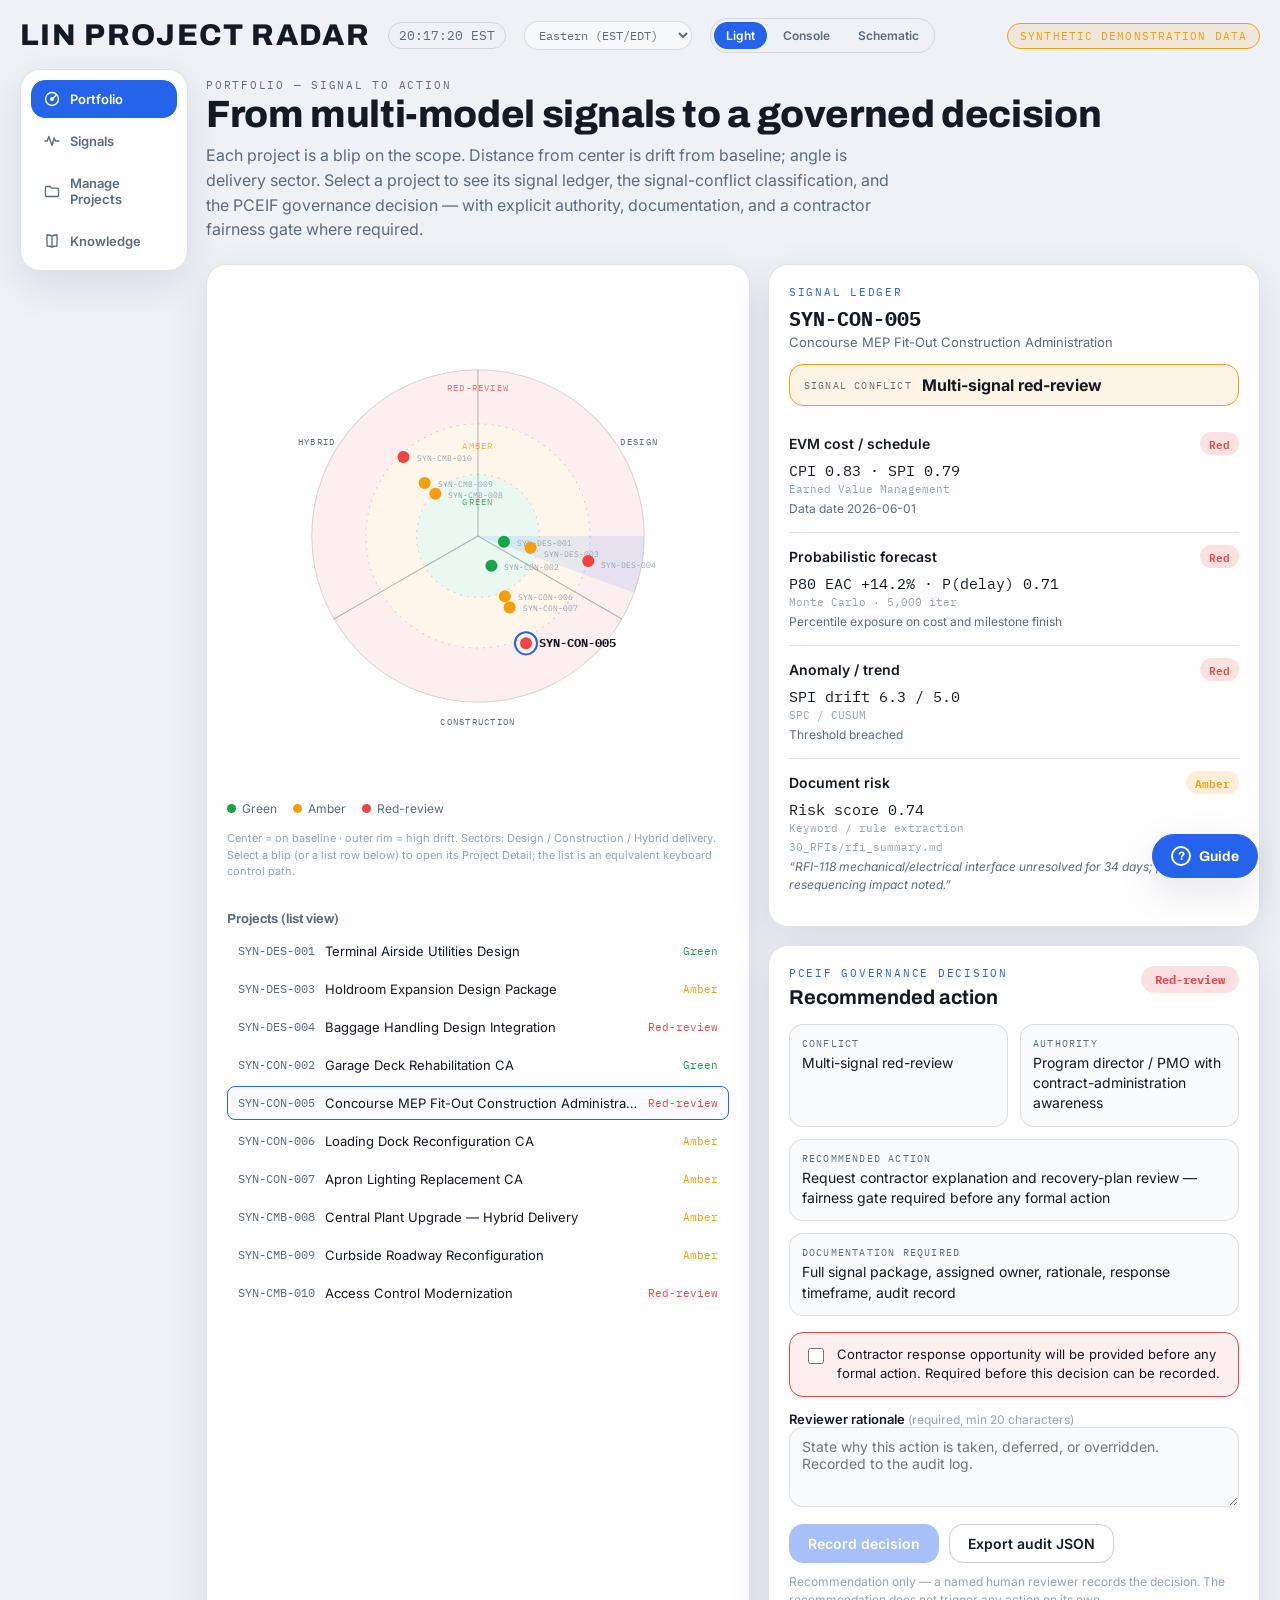
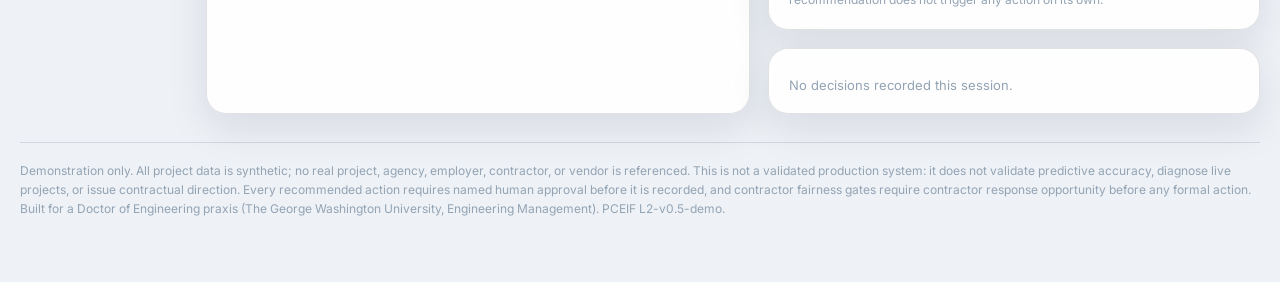
<file: index.html>
<!doctype html>
<html lang="en">
<head>
  <meta charset="utf-8" />
  <meta name="viewport" content="width=device-width, initial-scale=1" />
  <title>Lin Project Radar</title>
  <meta name="description" content="Synthetic demonstration of the PCEIF signal-to-action governance workflow for public AEC capital programs. Doctor of Engineering praxis, GWU." />
  <link rel="preconnect" href="https://fonts.googleapis.com">
  <link rel="preconnect" href="https://fonts.gstatic.com" crossorigin>
  <link href="https://fonts.googleapis.com/css2?family=Archivo:wght@500;700;800&family=Inter:wght@400;500;600&family=IBM+Plex+Mono:wght@400;500;600&display=swap" rel="stylesheet">
  <link rel="stylesheet" href="assets/css/radar.css" />
</head>
<body data-theme="light">
  <div class="app">

    <header class="topbar">
      <div class="wordmark">
        <span class="mark">LIN PROJECT RADAR</span>
      </div>
      <span class="clock" id="tz-clock" aria-label="Current time in selected timezone">--:--:--</span>
      <select id="tz-select" class="tz-select" aria-label="Timezone"></select>
      <div class="theme-switch" role="group" aria-label="Visual theme">
        <button data-set-theme="light" class="active">Light</button>
        <button data-set-theme="console">Console</button>
        <button data-set-theme="schematic">Schematic</button>
      </div>
      <span class="synthetic-badge">SYNTHETIC DEMONSTRATION DATA</span>
    </header>

    <div class="layout">

    <nav class="nav-rail" aria-label="Site pages">
      <button data-nav="portfolio" class="active">
        <svg viewBox="0 0 16 16" aria-hidden="true"><circle cx="8" cy="8" r="6.5" fill="none" stroke="currentColor" stroke-width="1.4"/><circle cx="8" cy="8" r="2" fill="currentColor"/><line x1="8" y1="8" x2="13" y2="3.5" stroke="currentColor" stroke-width="1.2"/></svg>
        <span>Portfolio</span>
      </button>
      <!-- internal key stays "modules"; only the display name is "Signals"
           (same display-name/key pattern as Combined→Hybrid) -->
      <button data-nav="modules">
        <svg viewBox="0 0 16 16" aria-hidden="true"><path d="M1 8h2.2l1.6-4.5L8 12.5 10.2 5l1.3 3H15" fill="none" stroke="currentColor" stroke-width="1.4" stroke-linecap="round" stroke-linejoin="round"/></svg>
        <span>Signals</span>
      </button>
      <button data-nav="manage">
        <svg viewBox="0 0 16 16" aria-hidden="true"><path d="M1.5 4.5a1 1 0 0 1 1-1h3.6l1.4 1.6h6a1 1 0 0 1 1 1v6.4a1 1 0 0 1-1 1h-11a1 1 0 0 1-1-1z" fill="none" stroke="currentColor" stroke-width="1.3"/></svg>
        <span>Manage Projects</span>
      </button>
      <button data-nav="knowledge">
        <svg viewBox="0 0 16 16" aria-hidden="true"><path d="M8 3.2C6.8 2.2 5 2 3 2v11c2 0 3.8.2 5 1.2 1.2-1 3-1.2 5-1.2V2c-2 0-3.8.2-5 1.2zM8 3.2v11" fill="none" stroke="currentColor" stroke-width="1.3"/></svg>
        <span>Knowledge</span>
      </button>
    </nav>

    <main class="content">

    <section class="page" data-page="portfolio">

    <section class="intro">
      <p class="eyebrow">Portfolio — signal to action</p>
      <h1>From multi-model signals to a governed decision</h1>
      <p>Each project is a blip on the scope. Distance from center is drift from baseline; angle is delivery sector. Select a project to see its signal ledger, the signal-conflict classification, and the PCEIF governance decision — with explicit authority, documentation, and a contractor fairness gate where required.</p>
    </section>

    <div class="console">

      <!-- RADAR -->
      <section class="panel radar-panel" aria-label="Project radar scope">
        <div class="radar-wrap">
          <svg id="radar-svg" viewBox="-50 -50 500 500" role="img"
               aria-label="Radar scope. Projects plotted by health and delivery sector. A keyboard-accessible list of the same projects is provided below.">
          </svg>
        </div>
        <div class="radar-legend" aria-hidden="true">
          <span><i class="lg-green"></i> Green</span>
          <span><i class="lg-amber"></i> Amber</span>
          <span><i class="lg-red"></i> Red-review</span>
        </div>
        <p class="radar-note">Center = on baseline · outer rim = high drift. Sectors: Design / Construction / Hybrid delivery. Select a blip (or a list row below) to open its Project Detail; the list is an equivalent keyboard control path.</p>

        <div class="fallback">
          <h3 id="list-heading">Projects (list view)</h3>
          <ul id="project-list" aria-labelledby="list-heading"></ul>
        </div>
      </section>

      <!-- LEDGER + DECISION -->
      <div>
        <section class="panel" id="ledger" aria-label="Signal ledger" aria-live="polite"></section>
        <section class="panel decision-section" id="decision-card" aria-label="PCEIF governance decision"></section>
        <section class="panel log-panel" id="decision-log" aria-label="Decision log"></section>
      </div>

    </div>

    </section><!-- /page portfolio -->

    <section class="page" data-page="detail" hidden>
      <div id="detail-root"></div>
    </section>

    <section class="page" data-page="modules" hidden>
      <section class="intro">
        <p class="eyebrow">Signals</p>
        <h1>The five PCEIF signals, explained</h1>
        <p>Each signal module shows what it measures, the rule that fired on the synthetic portfolio, and an illustrative graph. Module 05 — the ABM governance layer — calls the same decision.js functions that drive the decision card. Open any project from the Portfolio for the same five signals computed on that project alone.</p>
      </section>
      <div id="modules-root"></div>
    </section>

    <section class="page" data-page="manage" hidden>
      <section class="intro">
        <p class="eyebrow">Manage projects</p>
        <h1>Manage your project portfolio</h1>
        <p>Everything here is client-side and synthetic. Document extraction runs visible keyword rules against the selected project and proposes a signal delta; nothing changes until a human approves it. Archive keeps projects recoverable while removing them from the portfolio.</p>
      </section>
      <div id="manage-root"></div>
    </section>

    <section class="page" data-page="knowledge" hidden>
      <section class="intro">
        <p class="eyebrow">Knowledge library</p>
        <h1>Methods, terms, and how to use this demo</h1>
        <p>The curated reference behind the guided assistant — the chatbot answers only from this content, so the two stay consistent.</p>
      </section>
      <div id="knowledge-root"></div>
    </section>

    </main><!-- /content -->
    </div><!-- /layout -->

    <footer class="foot">
      Demonstration only. All project data is synthetic; no real project, agency, employer, contractor, or vendor is referenced.
      This is not a validated production system: it does not validate predictive accuracy, diagnose live projects, or issue contractual direction.
      Every recommended action requires named human approval before it is recorded, and contractor fairness gates require contractor response opportunity before any formal action.
      Built for a Doctor of Engineering praxis (The George Washington University, Engineering Management). PCEIF&nbsp;L2-v0.5-demo.
    </footer>

  </div>

  <script src="assets/js/data.js"></script>
  <script src="assets/js/decision.js"></script>
  <script src="assets/js/tz.js"></script>
  <script src="assets/js/knowledge.js"></script>
  <script src="assets/js/modules.js"></script>
  <script src="assets/js/ingest.js"></script>
  <script src="assets/js/deepdive.js"></script>
  <script src="assets/js/detail.js"></script>
  <script src="assets/js/assistant.js"></script>
  <script src="assets/js/app.js"></script>
</body>
</html>
</file>
<file: assets/css/radar.css>
/* ============================================================
   Lin Project Radar — radar.css
   Three themes: light (default) / console / schematic
   ============================================================ */

:root {
  --font-display: "Archivo", system-ui, sans-serif;
  --font-body: "Inter", system-ui, sans-serif;
  --font-mono: "IBM Plex Mono", ui-monospace, monospace;

  --radius-sm: 8px;
  --radius-md: 14px;
  --radius-lg: 20px;

  /* ----- LIGHT (default) ----- */
  --page-bg: #eef2f7;
  --surface: rgba(255,255,255,.92);
  --surface-soft: rgba(248,250,252,.85);
  --line: rgba(15,23,42,.12);
  --line-strong: rgba(15,23,42,.22);
  --text: #141a23;
  --muted: #5b6b7c;
  --faint: #93a3b3;
  --phosphor: #2563eb;
  --radar-amber: #f59e0b;
  --alarm-red: #ef4444;
  --clear-green: #16a34a;
  --eyebrow: #2563eb;

  --zone-green: rgba(22,163,74,.08);
  --zone-amber: rgba(245,158,11,.08);
  --zone-red: rgba(239,68,68,.08);
  --zone-crit: rgba(239,68,68,.14);
  --ring-line: rgba(15,23,42,.16);
  --sweep-fill: rgba(37,99,235,.10);

  --grid-opacity: 0;
  --glass-blur: blur(14px);
  --shadow: 0 14px 40px rgba(15,23,42,.10);
}

body[data-theme="console"] {
  --page-bg: #03101f;
  --surface: rgba(8,22,42,.72);
  --surface-soft: rgba(4,16,32,.55);
  --line: rgba(96,210,232,.30);
  --line-strong: rgba(160,235,250,.50);
  --text: #eef9fd;
  --muted: #9bc1d2;
  --faint: rgba(190,225,238,.6);
  --phosphor: #35d6e8;
  --radar-amber: #ffaa3d;
  --alarm-red: #ff5d52;
  --clear-green: #3fd68f;
  --eyebrow: #ffaa3d;

  --zone-green: rgba(63,214,143,.07);
  --zone-amber: rgba(255,170,61,.07);
  --zone-red: rgba(255,93,82,.08);
  --zone-crit: rgba(255,93,82,.16);
  --ring-line: rgba(120,215,235,.22);
  --sweep-fill: rgba(53,214,232,.12);

  --grid-opacity: .4;
  --glass-blur: blur(16px) saturate(160%);
  --shadow: 0 18px 54px rgba(0,0,0,.45), 0 0 36px rgba(53,214,232,.08);
}

body[data-theme="schematic"] {
  --page-bg: #121315;
  --surface: rgba(27,28,31,.78);
  --surface-soft: rgba(18,19,21,.6);
  --line: rgba(160,164,170,.34);
  --line-strong: rgba(225,228,232,.32);
  --text: #f0f1f2;
  --muted: #a2a7ae;
  --faint: #72777f;
  --phosphor: #8ab4ff;
  --radar-amber: #facc15;
  --alarm-red: #f87171;
  --clear-green: #4ade80;
  --eyebrow: #facc15;

  --zone-green: rgba(74,222,128,.06);
  --zone-amber: rgba(250,204,21,.06);
  --zone-red: rgba(248,113,113,.07);
  --zone-crit: rgba(248,113,113,.14);
  --ring-line: rgba(180,184,190,.24);
  --sweep-fill: rgba(250,204,21,.08);

  --grid-opacity: .6;
  --glass-blur: blur(14px) saturate(125%);
  --shadow: 0 20px 58px rgba(0,0,0,.5);
}

* { box-sizing: border-box; }
html { scroll-behavior: smooth; }

body {
  margin: 0;
  min-height: 100vh;
  font-family: var(--font-body);
  color: var(--text);
  background: var(--page-bg);
  transition: background .35s ease, color .35s ease;
}

/* blueprint grid (dark themes only via opacity var) */
body::before {
  content: "";
  position: fixed;
  inset: 0;
  pointer-events: none;
  z-index: 0;
  background:
    linear-gradient(rgba(160,220,245,.06) 1px, transparent 1px),
    linear-gradient(90deg, rgba(160,220,245,.06) 1px, transparent 1px);
  background-size: 44px 44px;
  opacity: var(--grid-opacity);
  transition: opacity .35s ease;
}

.app { position: relative; z-index: 1; max-width: 1320px; margin: 0 auto; padding: 0 20px 64px; }

/* ---------- top bar ---------- */
.topbar {
  display: flex; align-items: center; gap: 18px;
  padding: 18px 0 16px;
  flex-wrap: wrap;
}
.wordmark { display: flex; flex-direction: column; gap: 2px; }
.wordmark .mark {
  font-family: var(--font-display); font-weight: 800;
  font-size: clamp(22px, 2.6vw, 30px);
  letter-spacing: .045em; color: var(--text); line-height: 1.1;
}
.wordmark .sub { font-size: 11px; color: var(--muted); letter-spacing: .14em; text-transform: uppercase; }

.clock {
  font-family: var(--font-mono); font-size: 13px; color: var(--muted);
  padding: 4px 10px; border: 1px solid var(--line); border-radius: 999px;
}

.synthetic-badge {
  margin-left: auto;
  font-family: var(--font-mono); font-size: 11px; letter-spacing: .1em;
  color: var(--radar-amber);
  border: 1px solid var(--radar-amber);
  padding: 5px 12px; border-radius: 999px;
  background: color-mix(in srgb, var(--radar-amber) 12%, transparent);
}

.theme-switch { display: flex; gap: 4px; border: 1px solid var(--line); border-radius: 999px; padding: 3px; }
.theme-switch button {
  font-family: var(--font-body); font-size: 12px; font-weight: 600;
  background: transparent; color: var(--muted); border: 0;
  padding: 6px 12px; border-radius: 999px; cursor: pointer;
  transition: background .2s, color .2s;
}
.theme-switch button:hover { color: var(--text); }
.theme-switch button.active { background: var(--phosphor); color: #fff; }
body[data-theme="light"] .theme-switch button.active { color: #fff; }
body[data-theme="schematic"] .theme-switch button.active { color: #10131a; }

/* ---------- page intro ---------- */
.intro { margin: 8px 0 22px; }
.eyebrow {
  font-family: var(--font-mono); font-size: 11px; letter-spacing: .16em;
  text-transform: uppercase; color: var(--eyebrow); margin: 0 0 6px;
}
.intro h1 { font-family: var(--font-display); font-weight: 800; font-size: clamp(24px,3.4vw,38px); margin: 0 0 8px; letter-spacing: -.01em; }
.intro p { color: var(--muted); max-width: 70ch; margin: 0; line-height: 1.55; }

/* ---------- layout ---------- */
.console { display: grid; grid-template-columns: 1.05fr .95fr; gap: 18px; }
@media (max-width: 940px) { .console { grid-template-columns: 1fr; } }

.panel {
  background: var(--surface);
  border: 1px solid var(--line);
  border-radius: var(--radius-lg);
  backdrop-filter: var(--glass-blur);
  -webkit-backdrop-filter: var(--glass-blur);
  box-shadow: var(--shadow);
  padding: 20px;
}

/* ---------- radar ---------- */
.radar-panel { display: flex; flex-direction: column; gap: 14px; }
.radar-wrap { position: relative; width: 100%; aspect-ratio: 1 / 1; }
#radar-svg { width: 100%; height: 100%; display: block; }

.sector-label {
  font-family: var(--font-mono); font-size: 9px; letter-spacing: .14em;
  fill: var(--muted);
}
.blip { cursor: pointer; }
.blip:focus-visible { outline: none; }
.blip:focus-visible .blip-ring { opacity: 1 !important; }
/* unselected labels: small + low contrast so the scope reads cleanly */
.blip-label {
  font-family: var(--font-mono); font-size: 8px; fill: var(--faint);
  transition: font-size .12s ease;
}
/* hover/focus/selected: enlarge + full contrast (element is re-appended
   to the SVG end in JS so it paints above its neighbors — no clipping) */
.blip.hot .blip-label,
.blip.selected .blip-label { font-size: 11.5px; fill: var(--text); font-weight: 700; }
.blip-leader { stroke: var(--ring-line); stroke-width: 1; }
.blip.hot .blip-leader,
.blip.selected .blip-leader { stroke: var(--phosphor); }
.blip-dot { transition: r .15s ease; }
.blip:hover .blip-dot { r: 8; }

@keyframes sweepspin { to { transform: rotate(360deg); } }
.sweep { transform-origin: 200px 200px; animation: sweepspin 6s linear infinite; }

.radar-legend { display: flex; gap: 16px; flex-wrap: wrap; font-size: 12px; color: var(--muted); }
.radar-legend span { display: inline-flex; align-items: center; gap: 6px; }
.radar-legend i { width: 9px; height: 9px; border-radius: 50%; }
.lg-green { background: var(--clear-green); }
.lg-amber { background: var(--radar-amber); }
.lg-red { background: var(--alarm-red); }
.radar-note { font-size: 11px; color: var(--faint); margin: 0; line-height: 1.5; }

/* fallback list */
.fallback h3 { font-family: var(--font-display); font-size: 13px; margin: 18px 0 8px; color: var(--muted); font-weight: 700; }
#project-list { list-style: none; margin: 0; padding: 0; display: flex; flex-direction: column; gap: 4px; }
.list-item {
  width: 100%; text-align: left; display: grid;
  grid-template-columns: auto 1fr auto; gap: 10px; align-items: center;
  background: transparent; border: 1px solid transparent; border-radius: var(--radius-sm);
  padding: 8px 10px; cursor: pointer; color: var(--text); font-family: var(--font-body);
}
.list-item:hover { border-color: var(--line); background: var(--surface-soft); }
.list-item.active { border-color: var(--phosphor); background: var(--surface-soft); }
.li-code { font-family: var(--font-mono); font-size: 12px; color: var(--muted); }
.li-name { font-size: 13px; overflow: hidden; text-overflow: ellipsis; white-space: nowrap; }
.li-state { font-family: var(--font-mono); font-size: 11px; }
.state-green { color: var(--clear-green); }
.state-amber { color: var(--radar-amber); }
.state-red { color: var(--alarm-red); }

/* ---------- ledger ---------- */
.ledger-head h2 { font-family: var(--font-mono); font-size: 20px; margin: 2px 0 2px; }
.ledger-sub { color: var(--muted); font-size: 13px; margin: 0; }

.conflict-banner {
  display: flex; align-items: center; gap: 10px; flex-wrap: wrap;
  margin: 14px 0; padding: 10px 14px; border-radius: var(--radius-md);
  border: 1px solid var(--line);
}
.conflict-banner.conflict-alert { border-color: var(--radar-amber); background: color-mix(in srgb, var(--radar-amber) 10%, transparent); }
.conflict-banner.conflict-calm { border-color: var(--clear-green); background: color-mix(in srgb, var(--clear-green) 8%, transparent); }
.conflict-label { font-family: var(--font-mono); font-size: 10px; letter-spacing: .12em; text-transform: uppercase; color: var(--muted); }
.conflict-value { font-weight: 700; }

.signal-rows { display: flex; flex-direction: column; gap: 2px; }
.signal-row { padding: 12px 0; border-top: 1px solid var(--line); }
.signal-row:first-child { border-top: 0; }
.sig-top { display: flex; align-items: center; justify-content: space-between; gap: 10px; }
.sig-name { font-weight: 600; font-size: 14px; }
.sig-metric { font-family: var(--font-mono); font-size: 15px; margin: 6px 0 2px; }
.sig-meta { display: flex; gap: 8px; }
.sig-method { font-size: 11px; color: var(--faint); font-family: var(--font-mono); }
.sig-detail { font-size: 12px; color: var(--muted); margin-top: 4px; line-height: 1.5; }
.sig-detail .src { display: block; font-family: var(--font-mono); font-size: 11px; color: var(--faint); }
.sig-detail .excerpt { display: block; font-style: italic; margin-top: 2px; }

.pill { font-family: var(--font-mono); font-size: 11px; padding: 2px 9px; border-radius: 999px; font-weight: 600; }
.pill-green { color: var(--clear-green); background: color-mix(in srgb, var(--clear-green) 14%, transparent); }
.pill-amber { color: var(--radar-amber); background: color-mix(in srgb, var(--radar-amber) 16%, transparent); }
.pill-red { color: var(--alarm-red); background: color-mix(in srgb, var(--alarm-red) 16%, transparent); }

/* ---------- decision card ---------- */
.decision-section { margin-top: 18px; }
.dc-head { display: flex; align-items: flex-start; justify-content: space-between; gap: 14px; }
.dc-head h2 { font-family: var(--font-display); font-size: 20px; margin: 2px 0 0; }
.state-badge { font-family: var(--font-mono); font-size: 12px; font-weight: 700; padding: 6px 14px; border-radius: 999px; }
.state-badge.state-green { color: var(--clear-green); background: color-mix(in srgb, var(--clear-green) 14%, transparent); }
.state-badge.state-amber { color: var(--radar-amber); background: color-mix(in srgb, var(--radar-amber) 16%, transparent); }
.state-badge.state-red { color: var(--alarm-red); background: color-mix(in srgb, var(--alarm-red) 16%, transparent); }

.dc-grid { display: grid; grid-template-columns: 1fr 1fr; gap: 12px; margin: 16px 0; }
.dc-field { display: flex; flex-direction: column; gap: 3px; padding: 12px; border: 1px solid var(--line); border-radius: var(--radius-md); background: var(--surface-soft); }
.dc-field.dc-wide { grid-column: 1 / -1; }
.dc-label { font-family: var(--font-mono); font-size: 10px; letter-spacing: .12em; text-transform: uppercase; color: var(--muted); }
.dc-value { font-size: 14px; line-height: 1.45; }

.fairness-gate {
  display: flex; gap: 10px; align-items: flex-start;
  padding: 12px 14px; margin-bottom: 14px;
  border: 1px solid var(--alarm-red); border-radius: var(--radius-md);
  background: color-mix(in srgb, var(--alarm-red) 8%, transparent);
  font-size: 13px; line-height: 1.5;
}
.fairness-gate input { margin-top: 3px; width: 16px; height: 16px; flex: 0 0 auto; accent-color: var(--alarm-red); }

.rationale-label { display: block; font-size: 13px; font-weight: 600; margin-bottom: 6px; }
.rationale-label .req { font-weight: 400; color: var(--faint); font-size: 12px; }
.rationale {
  width: 100%; min-height: 80px; resize: vertical;
  font-family: var(--font-body); font-size: 14px; color: var(--text);
  background: var(--surface-soft); border: 1px solid var(--line);
  border-radius: var(--radius-md); padding: 10px 12px;
}
.rationale:focus-visible { outline: 2px solid var(--phosphor); outline-offset: 1px; }

.dc-actions { display: flex; gap: 10px; margin: 14px 0 10px; flex-wrap: wrap; }
.btn {
  font-family: var(--font-body); font-size: 14px; font-weight: 600;
  padding: 10px 18px; border-radius: var(--radius-md);
  border: 1px solid var(--line-strong); background: transparent; color: var(--text);
  cursor: pointer; transition: background .2s, opacity .2s;
}
.btn:hover { background: var(--surface-soft); }
.btn.primary { background: var(--phosphor); color: #fff; border-color: var(--phosphor); }
body[data-theme="schematic"] .btn.primary { color: #10131a; }
.btn.primary:hover { opacity: .9; background: var(--phosphor); }
.btn:disabled { opacity: .4; cursor: not-allowed; }
.btn:focus-visible { outline: 2px solid var(--phosphor); outline-offset: 2px; }

.dc-note { font-size: 12px; color: var(--faint); line-height: 1.5; margin: 0; }

/* ---------- decision log ---------- */
.log-panel { margin-top: 18px; }
.log-empty { color: var(--faint); font-size: 13px; margin: 8px 0 0; }
.log-entry { padding: 12px 0; border-top: 1px solid var(--line); }
.log-entry:first-of-type { border-top: 0; }
.log-top { display: flex; justify-content: space-between; align-items: center; }
.log-proj { font-family: var(--font-mono); font-size: 13px; }
.log-state { font-family: var(--font-mono); font-size: 11px; }
.log-action { font-size: 13px; margin: 4px 0; }
.log-rationale { font-size: 13px; font-style: italic; color: var(--muted); }
.log-time { font-family: var(--font-mono); font-size: 11px; color: var(--faint); margin-top: 4px; }

/* ---------- footer ---------- */
.foot { margin-top: 28px; padding-top: 18px; border-top: 1px solid var(--line); font-size: 12px; color: var(--faint); line-height: 1.6; }

/* ---------- reduced motion ---------- */
@media (prefers-reduced-motion: reduce) {
  .sweep { animation: none; display: none; }
  .blip-dot { transition: none; }
  .blip-label { transition: none; }
  * { scroll-behavior: auto; }
}

/* ============================================================
   Feature additions: page nav, tz select, modules, ingest,
   knowledge library, floating scripted assistant.
   All colors via theme tokens — works in all three themes.
   ============================================================ */

/* ---------- left navigation rail ---------- */
.layout { display: grid; grid-template-columns: 168px 1fr; gap: 18px; align-items: start; }
.content { min-width: 0; }

.nav-rail {
  position: sticky; top: 14px;
  display: flex; flex-direction: column; gap: 4px;
  background: var(--surface); border: 1px solid var(--line);
  border-radius: var(--radius-lg); box-shadow: var(--shadow);
  backdrop-filter: var(--glass-blur); -webkit-backdrop-filter: var(--glass-blur);
  padding: 10px;
}
.nav-rail button {
  display: flex; align-items: center; gap: 10px;
  font-family: var(--font-body); font-size: 13px; font-weight: 600;
  background: transparent; color: var(--muted);
  border: 1px solid transparent; border-radius: var(--radius-md);
  padding: 10px 12px; cursor: pointer; text-align: left;
  transition: background .2s, color .2s;
}
.nav-rail button svg { width: 16px; height: 16px; flex: 0 0 auto; }
.nav-rail button:hover { color: var(--text); background: var(--surface-soft); }
.nav-rail button.active { background: var(--phosphor); border-color: var(--phosphor); color: #fff; }
body[data-theme="schematic"] .nav-rail button.active { color: #10131a; }
.nav-rail button:focus-visible { outline: 2px solid var(--phosphor); outline-offset: 2px; }

/* narrow screens: rail becomes a horizontal strip above the content */
@media (max-width: 760px) {
  .layout { grid-template-columns: 1fr; }
  .nav-rail { position: static; flex-direction: row; flex-wrap: wrap; padding: 8px; }
  .nav-rail button { padding: 8px 12px; }
  .nav-rail button span { font-size: 12px; }
}
@media (max-width: 420px) {
  .nav-rail button span { display: none; }   /* icons only at ~360px */
  .nav-rail button { padding: 9px 11px; }
}

/* ---------- project detail (drill-down) ---------- */
.detail-head { display: flex; align-items: flex-start; gap: 16px; flex-wrap: wrap; margin: 8px 0 18px; }
.detail-back { flex: 0 0 auto; }
.detail-id h1 { font-family: var(--font-display); font-weight: 800; font-size: clamp(20px,2.6vw,30px); margin: 0 0 6px; letter-spacing: -.01em; }
.detail-id h1 .mod-mono { color: var(--eyebrow); font-weight: 600; font-size: .8em; }
.detail-meta { font-size: 13px; color: var(--muted); margin: 0; }
.detail-grid { display: grid; grid-template-columns: 1fr 1fr; gap: 18px; align-items: start; margin-bottom: 18px; }
@media (max-width: 940px) { .detail-grid { grid-template-columns: 1fr; } }
.detail-mods-h { font-family: var(--font-display); font-size: 17px; margin: 4px 0 12px; }

/* ---------- manage projects rows ---------- */
.pr-actions { display: flex; gap: 6px; flex-wrap: wrap; justify-content: flex-end; }

/* ---------- projects page (archive) ---------- */
.pr-row {
  display: grid; grid-template-columns: auto 1fr auto auto; gap: 12px;
  align-items: center; padding: 10px 4px; border-bottom: 1px solid var(--line);
}
.pr-row:last-child { border-bottom: 0; }
.pr-code { font-family: var(--font-mono); font-size: 12.5px; color: var(--muted); }
.pr-name { font-size: 13.5px; overflow: hidden; text-overflow: ellipsis; white-space: nowrap; }
.pr-empty { color: var(--faint); font-size: 13px; margin: 8px 0 0; }
.btn.small { font-size: 12px; padding: 6px 13px; }

/* ---------- timezone select ---------- */
.tz-select {
  font-family: var(--font-mono); font-size: 12px; color: var(--muted);
  background: var(--surface-soft); border: 1px solid var(--line);
  border-radius: 999px; padding: 5px 10px; cursor: pointer;
}
.tz-select:focus-visible { outline: 2px solid var(--phosphor); outline-offset: 1px; }

/* ---------- modules page ---------- */
.mod-banner {
  font-size: 13px; color: var(--muted); line-height: 1.5;
  border: 1px dashed var(--line-strong); border-radius: var(--radius-md);
  padding: 10px 14px; margin: 0 0 16px;
}
.mod-card { margin-bottom: 18px; }
.mod-head { display: flex; align-items: baseline; gap: 12px; flex-wrap: wrap; }
.mod-num { font-family: var(--font-mono); font-size: 11px; letter-spacing: .16em; color: var(--eyebrow); }
.mod-head h2 { font-family: var(--font-display); font-size: 19px; margin: 0; }
.mod-method { font-family: var(--font-mono); font-size: 11px; color: var(--faint); margin: 4px 0 8px; }
.mod-explain { font-size: 14px; color: var(--text); line-height: 1.55; max-width: 80ch; margin: 0 0 8px; }
.mod-rule {
  font-size: 12.5px; color: var(--muted); line-height: 1.5;
  border-left: 3px solid var(--phosphor); padding-left: 10px; margin: 0 0 14px;
}
.mod-chart { width: 100%; max-width: 560px; height: auto; display: block; margin: 4px 0 10px; }
.mod-chart-label { font-family: var(--font-mono); font-size: 10.5px; letter-spacing: .08em; text-transform: uppercase; color: var(--faint); margin: 12px 0 4px; }
.mod-axis { font-family: var(--font-mono); font-size: 9px; fill: var(--muted); }
.mod-mono { font-family: var(--font-mono); font-size: 12px; }
.mod-table { width: 100%; border-collapse: collapse; margin-top: 10px; font-size: 13px; }
.mod-table th { text-align: left; font-family: var(--font-mono); font-size: 10px; letter-spacing: .1em; text-transform: uppercase; color: var(--muted); padding: 6px 8px; border-bottom: 1px solid var(--line-strong); }
.mod-table td { padding: 7px 8px; border-bottom: 1px solid var(--line); }

/* ---------- knowledge page ---------- */
.kn-grid { display: grid; grid-template-columns: 1fr 1fr; gap: 18px; align-items: start; }
@media (max-width: 940px) { .kn-grid { grid-template-columns: 1fr; } }
.kn-h { font-family: var(--font-display); font-size: 19px; margin: 2px 0 6px; }
.kn-sub { font-size: 13px; color: var(--muted); line-height: 1.5; margin: 0 0 12px; }
.kn-chiprow { display: flex; flex-wrap: wrap; gap: 6px; margin-bottom: 14px; }
.kn-chip {
  font-family: var(--font-mono); font-size: 11.5px;
  background: var(--surface-soft); color: var(--text);
  border: 1px solid var(--line); border-radius: 999px;
  padding: 5px 11px; cursor: pointer; transition: border-color .2s;
}
.kn-chip:hover { border-color: var(--phosphor); }
.kn-chip.active { border-color: var(--phosphor); background: color-mix(in srgb, var(--phosphor) 12%, transparent); }
.kn-chip:focus-visible { outline: 2px solid var(--phosphor); outline-offset: 1px; }
.kn-def { border: 1px solid var(--line); border-radius: var(--radius-md); background: var(--surface-soft); padding: 14px 16px; min-height: 90px; }
.kn-defterm { font-family: var(--font-display); font-size: 15px; margin: 0 0 6px; }
.kn-defbody { font-size: 13.5px; line-height: 1.55; margin: 0 0 6px; }
.kn-defformula { font-family: var(--font-mono); font-size: 12px; color: var(--eyebrow); margin: 0; }
.kn-topic { border-bottom: 1px solid var(--line); padding: 8px 0; }
.kn-topic summary { cursor: pointer; font-weight: 600; font-size: 14px; padding: 4px 0; }
.kn-topic summary:focus-visible { outline: 2px solid var(--phosphor); outline-offset: 2px; }
.kn-topic p { font-size: 13.5px; color: var(--muted); line-height: 1.55; margin: 6px 0 4px; }

/* ---------- ingest page ---------- */
.ig-input, .ig-textarea {
  width: 100%; font-family: var(--font-body); font-size: 14px; color: var(--text);
  background: var(--surface-soft); border: 1px solid var(--line);
  border-radius: var(--radius-md); padding: 9px 12px; margin-bottom: 12px;
}
.ig-textarea { min-height: 110px; resize: vertical; }
.ig-input:focus-visible, .ig-textarea:focus-visible { outline: 2px solid var(--phosphor); outline-offset: 1px; }
.ig-file { font-size: 12px; color: var(--muted); margin-bottom: 12px; }
.ig-fired { margin: 8px 0; padding-left: 18px; font-size: 13px; line-height: 1.6; color: var(--muted); }
.ig-delta { font-size: 13px; padding: 10px 12px; border: 1px solid var(--line-strong); border-radius: var(--radius-md); background: var(--surface-soft); margin: 10px 0; }
.ig-excerpt { font-size: 13px; font-style: italic; color: var(--muted); }
.ig-log-entry { font-size: 12.5px; color: var(--muted); padding: 7px 0; border-bottom: 1px solid var(--line); line-height: 1.5; }
#ingest-result { margin-top: 8px; }

/* ---------- floating scripted assistant ---------- */
.la-launcher {
  position: fixed; right: 22px; bottom: 22px; z-index: 90;
  display: flex; align-items: center; gap: 8px;
  background: var(--phosphor); color: #fff;
  border: 1px solid var(--phosphor); border-radius: 999px;
  font-family: var(--font-display); font-weight: 700; font-size: 14px;
  padding: 11px 18px; cursor: pointer; box-shadow: var(--shadow);
}
body[data-theme="schematic"] .la-launcher { color: #10131a; }
.la-launcher span[aria-hidden] {
  display: inline-flex; width: 20px; height: 20px; align-items: center; justify-content: center;
  border: 2px solid currentColor; border-radius: 50%; font-size: 12px;
}
.la-launcher:focus-visible { outline: 2px solid var(--text); outline-offset: 2px; }

.la-panel[hidden] { display: none !important; }
.la-panel {
  position: fixed; right: 22px; bottom: 78px; z-index: 91;
  width: min(360px, calc(100vw - 36px));
  background: var(--surface); border: 1px solid var(--line-strong);
  border-radius: var(--radius-lg); box-shadow: var(--shadow);
  backdrop-filter: var(--glass-blur); -webkit-backdrop-filter: var(--glass-blur);
  display: flex; flex-direction: column; overflow: hidden;
}
.la-head { display: flex; justify-content: space-between; align-items: flex-start; padding: 14px 16px 10px; border-bottom: 1px solid var(--line); }
.la-head strong { font-family: var(--font-display); font-size: 15px; display: block; }
.la-tag { font-family: var(--font-mono); font-size: 10px; letter-spacing: .08em; text-transform: uppercase; color: var(--radar-amber); }
.la-close { background: transparent; border: 0; color: var(--muted); font-size: 22px; line-height: 1; cursor: pointer; padding: 0 4px; }
.la-close:hover { color: var(--text); }
.la-close:focus-visible { outline: 2px solid var(--phosphor); }
.la-msgs { max-height: 300px; overflow-y: auto; padding: 12px 16px; display: flex; flex-direction: column; gap: 10px; }
.la-msg p { margin: 0; font-size: 13px; line-height: 1.5; }
.la-bot p { background: var(--surface-soft); border: 1px solid var(--line); border-radius: var(--radius-md); padding: 9px 12px; color: var(--text); }
.la-user { align-self: flex-end; max-width: 85%; }
.la-user p { background: color-mix(in srgb, var(--phosphor) 14%, transparent); border: 1px solid var(--phosphor); border-radius: var(--radius-md); padding: 8px 12px; }
.la-suggest { display: flex; flex-wrap: wrap; gap: 6px; padding: 4px 16px 10px; }
.la-chip {
  font-size: 11.5px; background: transparent; color: var(--muted);
  border: 1px solid var(--line); border-radius: 999px; padding: 4px 10px; cursor: pointer;
}
.la-chip:hover { color: var(--text); border-color: var(--phosphor); }
.la-form { display: flex; gap: 8px; padding: 10px 16px 14px; border-top: 1px solid var(--line); }
.la-form input {
  flex: 1; font-family: var(--font-body); font-size: 13px; color: var(--text);
  background: var(--surface-soft); border: 1px solid var(--line);
  border-radius: 999px; padding: 8px 14px;
}
.la-form input:focus-visible { outline: 2px solid var(--phosphor); outline-offset: 1px; }
.la-send { padding: 8px 16px; border-radius: 999px; }

/* ---------- radar zone labels ---------- */
.zone-label {
  font-family: var(--font-mono); font-size: 8.5px; letter-spacing: .14em;
  opacity: .75;
}

/* ---------- project detail deep dive (HUD-depth, theme-token styled) ---------- */
.dd-panel { margin-bottom: 18px; }
.dd-panel.status-green { border-color: color-mix(in srgb, var(--clear-green) 45%, transparent); }
.dd-panel.status-amber { border-color: color-mix(in srgb, var(--radar-amber) 50%, transparent); }
.dd-panel.status-red   { border-color: color-mix(in srgb, var(--alarm-red) 55%, transparent); }

.dd-head { display: flex; align-items: center; justify-content: space-between; gap: 12px; flex-wrap: wrap; margin-bottom: 10px; }
.dd-head b { font-family: var(--font-mono); font-size: 13px; letter-spacing: .08em; text-transform: uppercase; color: var(--text); }
.dd-verdict {
  display: inline-flex; align-items: center; gap: 7px;
  font-family: var(--font-mono); font-size: 10px; font-weight: 700;
  letter-spacing: .1em; text-transform: uppercase;
  border: 1px solid var(--line); border-radius: 4px; padding: 6px 9px;
}
.dd-verdict i { width: 8px; height: 8px; border-radius: 50%; background: currentColor; }
.dd-verdict.status-green { color: var(--clear-green); border-color: color-mix(in srgb, var(--clear-green) 45%, transparent); }
.dd-verdict.status-amber { color: var(--radar-amber); border-color: color-mix(in srgb, var(--radar-amber) 50%, transparent); }
.dd-verdict.status-red   { color: var(--alarm-red);  border-color: color-mix(in srgb, var(--alarm-red) 55%, transparent); }

.dd-grid { display: grid; grid-template-columns: repeat(auto-fit, minmax(118px, 1fr)); gap: 9px; margin: 10px 0; }
.dd-metric {
  border: 1px solid var(--line); border-radius: 6px;
  background: var(--surface-soft); padding: 9px 10px; min-height: 64px;
}
.dd-metric span { display: block; color: var(--muted); font-family: var(--font-mono); font-size: 9px; letter-spacing: .1em; text-transform: uppercase; margin-bottom: 6px; }
.dd-metric strong { display: block; color: var(--text); font-family: var(--font-mono); font-size: 16px; line-height: 1.1; }
.dd-metric em { display: block; margin-top: 5px; font-style: normal; font-family: var(--font-mono); font-size: 9.5px; font-weight: 700; letter-spacing: .08em; text-transform: uppercase; }
.dd-metric.status-green em { color: var(--clear-green); }
.dd-metric.status-amber em { color: var(--radar-amber); }
.dd-metric.status-red   em { color: var(--alarm-red); }

.dd-reasons { margin: 10px 0 0; padding: 0; list-style: none; display: grid; gap: 7px; }
.dd-reasons li { position: relative; padding-left: 18px; color: var(--muted); font-size: 13px; line-height: 1.45; }
.dd-reasons li::before { content: ""; position: absolute; left: 1px; top: .5em; width: 7px; height: 7px; border-radius: 50%; background: var(--dd-color, var(--phosphor)); }

.dd-rule { margin-top: 11px; border-top: 1px solid var(--line); padding-top: 10px; color: var(--muted); font-family: var(--font-mono); font-size: 10.5px; line-height: 1.5; letter-spacing: .04em; text-transform: uppercase; }
.dd-rule strong { color: var(--eyebrow); }
.dd-chart-note { font-family: var(--font-mono); font-size: 10px; letter-spacing: .08em; text-transform: uppercase; color: var(--faint); margin: 10px 0 4px; }

/* ---------- clickable project code links (Signals ABM table) ---------- */
.mod-link {
  background: transparent; border: 0; padding: 0;
  color: var(--phosphor); font-size: 12px; cursor: pointer;
  text-decoration: underline; text-underline-offset: 3px;
}
.mod-link:hover { color: var(--text); }
.mod-link:focus-visible { outline: 2px solid var(--phosphor); outline-offset: 2px; border-radius: 2px; }

/* ---------- project detail ingest section ---------- */
.detail-ingest { margin-bottom: 18px; }
.detail-ingest-form { margin-top: 10px; }
</file>
